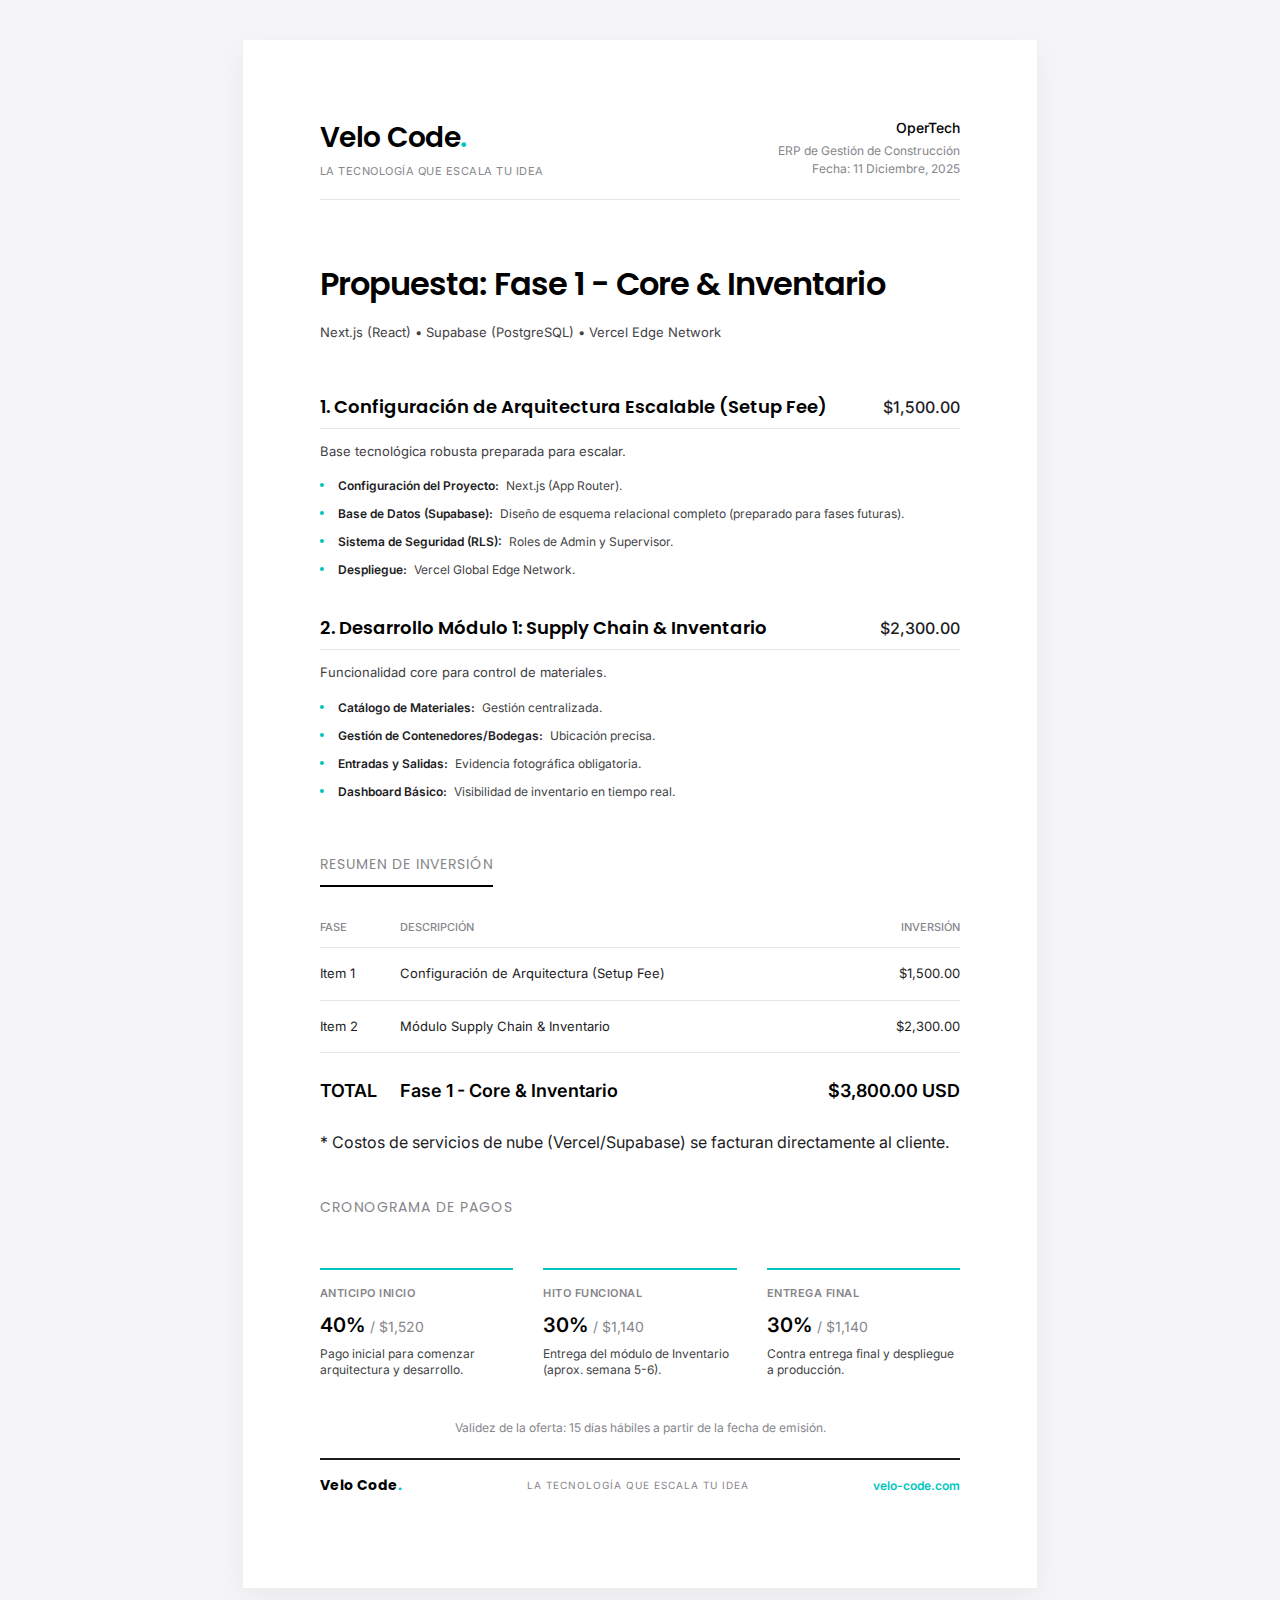
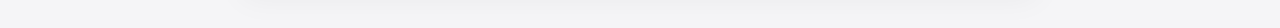
<file: cotizaciones/cotizacion_fase1_core_inventario.html>
<!DOCTYPE html>
<html lang="es">

<head>
    <meta charset="UTF-8">
    <meta name="viewport" content="width=device-width, initial-scale=1.0">
    <title>Cotización Fase 1 - OperTech</title>
    <link rel="stylesheet" href="../css/variables.css">
    <link rel="stylesheet" href="../css/quotation.css">
    <!-- Font Imports -->
    <link
        href="https://fonts.googleapis.com/css2?family=Poppins:wght@400;500;600;700&family=Inter:wght@300;400;500;600&display=swap"
        rel="stylesheet">
</head>

<body>

    <div class="page-container">
        <table style="width: 100%; border-collapse: collapse; table-layout: fixed;">
            <tbody>
                <tr>
                    <td>
                        <!-- Header -->
                        <header>
                            <div class="brand-section">
                                <h1>Velo Code<span class="dot">.</span></h1>
                                <p>La Tecnología que Escala tu Idea</p>
                            </div>
                            <div class="client-info">
                                <strong>OperTech</strong>
                                <div>ERP de Gestión de Construcción</div>
                                <div>Fecha: 11 Diciembre, 2025</div>
                            </div>
                        </header>

                        <!-- Title -->
                        <div class="proposal-title">
                            <h2>Propuesta: Fase 1 - Core & Inventario</h2>
                            <div class="project-meta">
                                Next.js (React) • Supabase (PostgreSQL) • Vercel Edge Network
                            </div>
                        </div>

                        <!-- 1. Configuración de Arquitectura Escalable (Setup Fee) -->
                        <div class="module">
                            <div class="module-header">
                                <h3>1. Configuración de Arquitectura Escalable (Setup Fee)</h3>
                                <span class="price">$1,500.00</span>
                            </div>
                            <p class="module-desc">Base tecnológica robusta preparada para escalar.</p>
                            <div class="feature-list">
                                <div class="feature-item"><strong>Configuración del Proyecto:</strong> Next.js (App
                                    Router).</div>
                                <div class="feature-item"><strong>Base de Datos (Supabase):</strong> Diseño de esquema
                                    relacional completo (preparado para fases futuras).</div>
                                <div class="feature-item"><strong>Sistema de Seguridad (RLS):</strong> Roles de Admin y
                                    Supervisor.</div>
                                <div class="feature-item"><strong>Despliegue:</strong> Vercel Global Edge Network.</div>
                            </div>
                        </div>

                        <!-- 2. Desarrollo Módulo 1: Supply Chain & Inventario -->
                        <div class="module">
                            <div class="module-header">
                                <h3>2. Desarrollo Módulo 1: Supply Chain & Inventario</h3>
                                <span class="price">$2,300.00</span>
                            </div>
                            <p class="module-desc">Funcionalidad core para control de materiales.</p>
                            <div class="feature-list">
                                <div class="feature-item"><strong>Catálogo de Materiales:</strong> Gestión centralizada.
                                </div>
                                <div class="feature-item"><strong>Gestión de Contenedores/Bodegas:</strong> Ubicación
                                    precisa.</div>
                                <div class="feature-item"><strong>Entradas y Salidas:</strong> Evidencia fotográfica
                                    obligatoria.</div>
                                <div class="feature-item"><strong>Dashboard Básico:</strong> Visibilidad de inventario
                                    en tiempo real.</div>
                            </div>
                        </div>

                        <!-- Summary -->
                        <div class="summary-section">
                            <div class="section-title">Resumen de Inversión</div>
                            <table class="summary-table">
                                <thead>
                                    <tr>
                                        <th>Fase</th>
                                        <th>Descripción</th>
                                        <th style="text-align: right;">Inversión</th>
                                    </tr>
                                </thead>
                                <tbody>
                                    <tr>
                                        <td>Item 1</td>
                                        <td>Configuración de Arquitectura (Setup Fee)</td>
                                        <td style="text-align: right;">$1,500.00</td>
                                    </tr>
                                    <tr>
                                        <td>Item 2</td>
                                        <td>Módulo Supply Chain & Inventario</td>
                                        <td style="text-align: right;">$2,300.00</td>
                                    </tr>
                                    <tr>
                                        <td>TOTAL</td>
                                        <td>Fase 1 - Core & Inventario</td>
                                        <td style="text-align: right;">$3,800.00 USD</td>
                                    </tr>
                                </tbody>
                            </table>
                            <div class="info-note" style="margin-top: 10px;">* Costos de servicios de nube
                                (Vercel/Supabase) se facturan
                                directamente al cliente.</div>
                        </div>

                        <!-- Timeline Payments (Calculated on $3,800) -->
                        <div class="timeline-section">
                            <div class="section-title" style="border-bottom: none; margin-bottom: 20px;">Cronograma de
                                Pagos</div>
                            <div class="timeline-grid">
                                <div class="timeline-item">
                                    <div class="timeline-title">Anticipo Inicio</div>
                                    <div class="timeline-amount">40% <span
                                            style="font-size:14px; color:#86868b; font-weight:400;">/
                                            $1,520</span></div>
                                    <div class="timeline-desc">Pago inicial para comenzar arquitectura y desarrollo.
                                    </div>
                                </div>
                                <div class="timeline-item">
                                    <div class="timeline-title">Hito Funcional</div>
                                    <div class="timeline-amount">30% <span
                                            style="font-size:14px; color:#86868b; font-weight:400;">/
                                            $1,140</span></div>
                                    <div class="timeline-desc">Entrega del módulo de Inventario (aprox. semana 5-6).
                                    </div>
                                </div>
                                <div class="timeline-item">
                                    <div class="timeline-title">Entrega Final</div>
                                    <div class="timeline-amount">30% <span
                                            style="font-size:14px; color:#86868b; font-weight:400;">/
                                            $1,140</span></div>
                                    <div class="timeline-desc">Contra entrega final y despliegue a producción.</div>
                                </div>
                            </div>
                        </div>

                        <!-- Validity -->
                        <div class="validity-section"
                            style="margin-top: 40px; font-size: 12px; color: #86868b; text-align: center;">
                            Validez de la oferta: 15 días hábiles a partir de la fecha de emisión.
                        </div>
                    </td>
                </tr>
            </tbody>

            <!-- Table Footer for Repeating on Every Page -->
            <tfoot>
                <tr>
                    <td style="padding-top: 20px;">
                        <div class="print-footer">
                            <div class="footer-logo">Velo Code<span style="color:#00C7BE;">.</span></div>
                            <div class="footer-slogan">La Tecnología que Escala tu Idea</div>
                            <a href="https://velo-code.com" class="footer-link">velo-code.com</a>
                        </div>
                    </td>
                </tr>
            </tfoot>
        </table>
    </div>

</body>

</html>
</file>
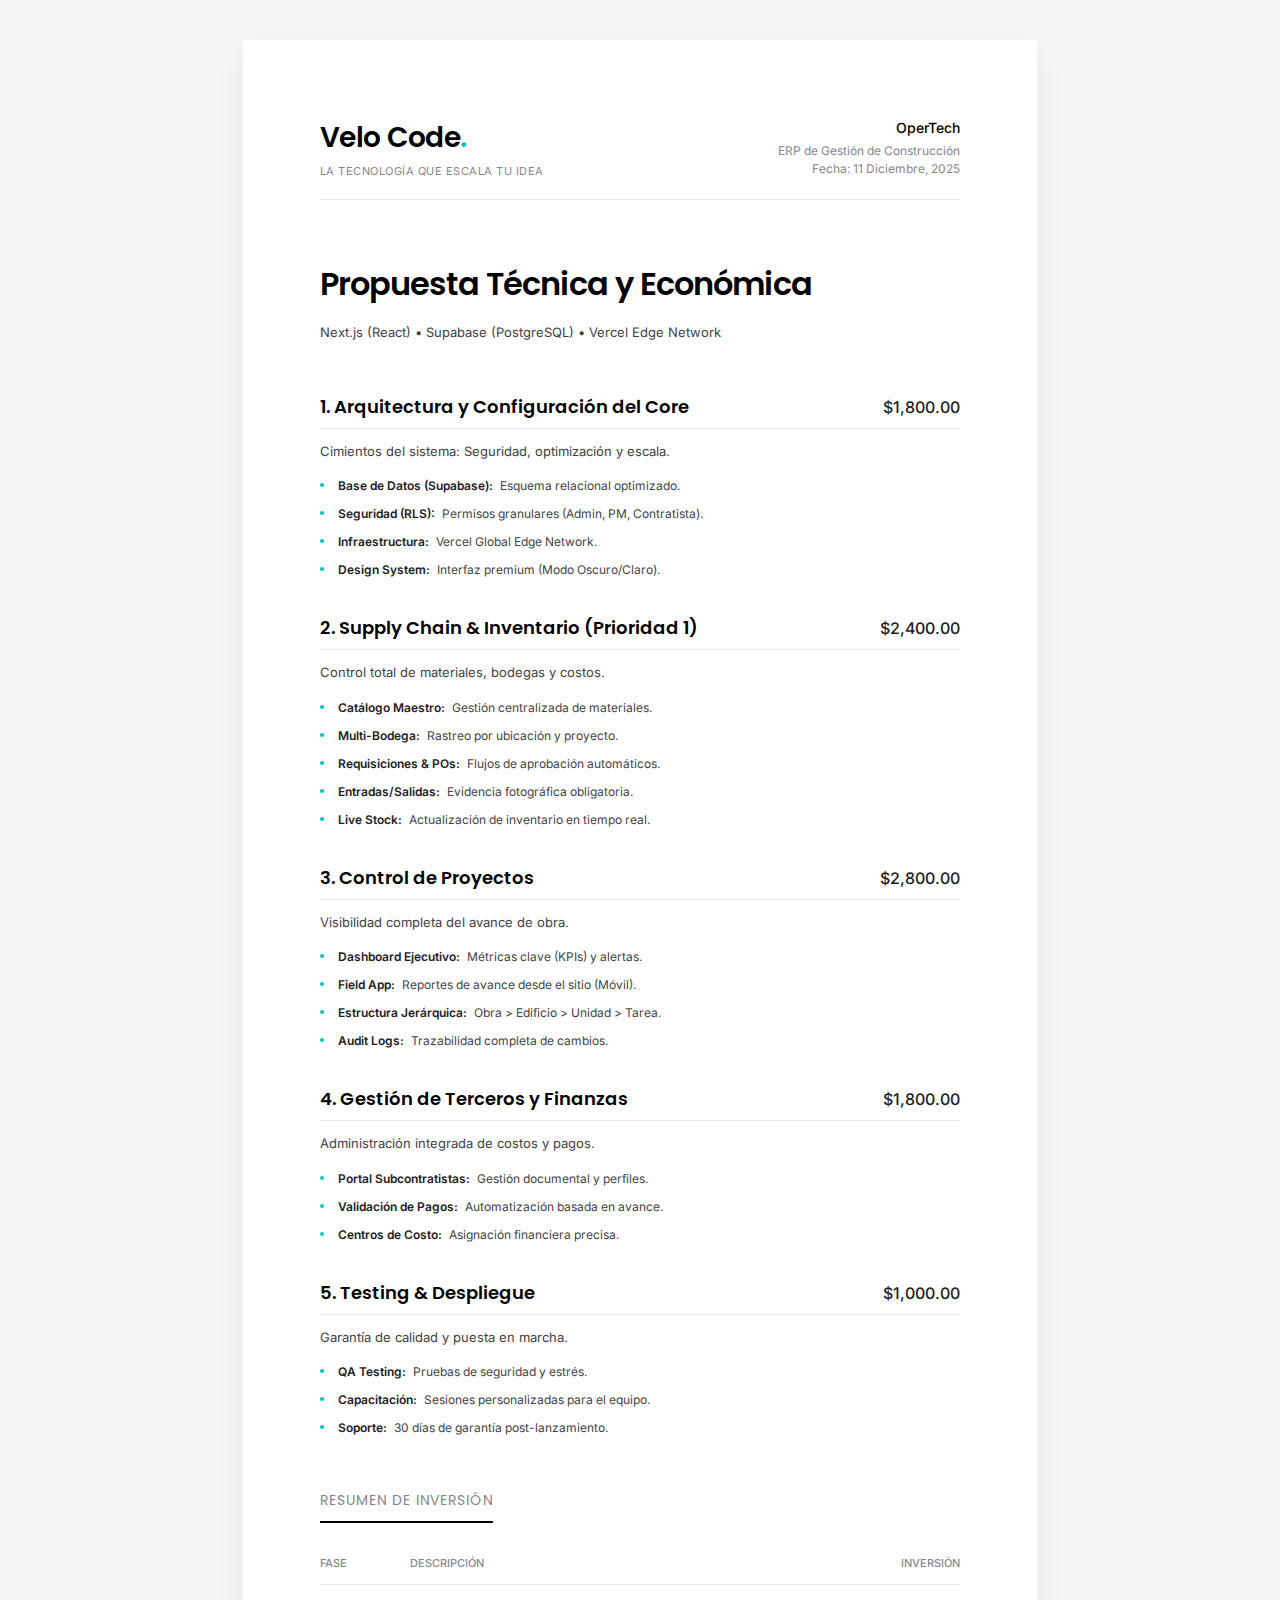
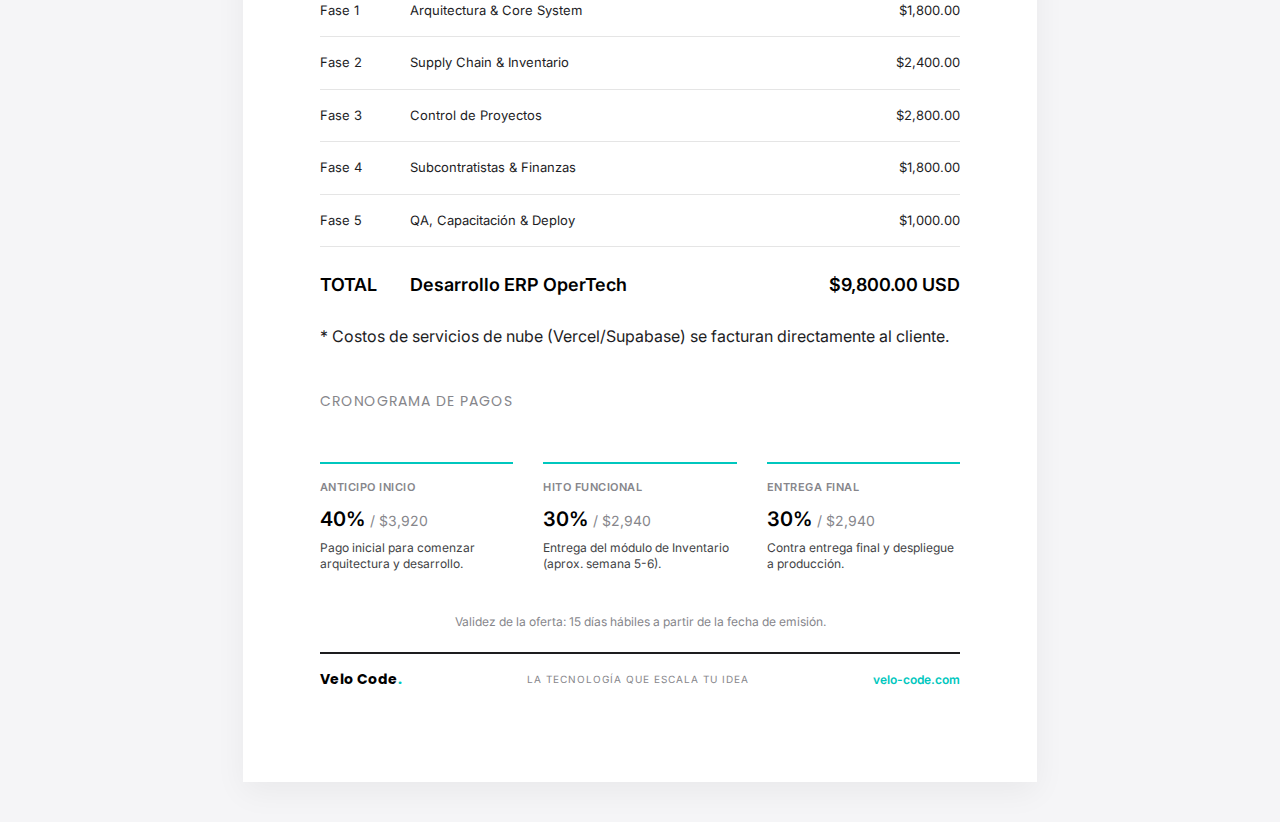
<file: cotizaciones/cotizacion_opertech.html>
<!DOCTYPE html>
<html lang="es">

<head>
    <meta charset="UTF-8">
    <meta name="viewport" content="width=device-width, initial-scale=1.0">
    <title>Cotización OperTech - Velo Code</title>
    <link rel="stylesheet" href="../css/variables.css">
    <link rel="stylesheet" href="../css/quotation.css">
    <!-- Font Imports since variables.css might rely on global import not present in print context if not careful, duplicating here for safety -->
    <link
        href="https://fonts.googleapis.com/css2?family=Poppins:wght@400;500;600;700&family=Inter:wght@300;400;500;600&display=swap"
        rel="stylesheet">
</head>

<body>

    <div class="page-container">
        <table style="width: 100%; border-collapse: collapse; table-layout: fixed;">
            <tbody>
                <tr>
                    <td>
                        <!-- Header -->
                        <header>
                            <div class="brand-section">
                                <h1>Velo Code<span class="dot">.</span></h1>
                                <p>La Tecnología que Escala tu Idea</p>
                            </div>
                            <div class="client-info">
                                <strong>OperTech</strong>
                                <div>ERP de Gestión de Construcción</div>
                                <div>Fecha: 11 Diciembre, 2025</div>
                            </div>
                        </header>

                        <!-- Title -->
                        <div class="proposal-title">
                            <h2>Propuesta Técnica y Económica</h2>
                            <div class="project-meta">
                                Next.js (React) • Supabase (PostgreSQL) • Vercel Edge Network
                            </div>
                        </div>

                        <!-- 1. Arquitectura -->
                        <div class="module">
                            <div class="module-header">
                                <h3>1. Arquitectura y Configuración del Core</h3>
                                <span class="price">$1,800.00</span>
                            </div>
                            <p class="module-desc">Cimientos del sistema: Seguridad, optimización y escala.</p>
                            <div class="feature-list">
                                <div class="feature-item"><strong>Base de Datos (Supabase):</strong> Esquema relacional
                                    optimizado.
                                </div>
                                <div class="feature-item"><strong>Seguridad (RLS):</strong> Permisos granulares (Admin,
                                    PM,
                                    Contratista).</div>
                                <div class="feature-item"><strong>Infraestructura:</strong> Vercel Global Edge Network.
                                </div>
                                <div class="feature-item"><strong>Design System:</strong> Interfaz premium (Modo
                                    Oscuro/Claro).</div>
                            </div>
                        </div>

                        <!-- 2. Supply Chain -->
                        <div class="module">
                            <div class="module-header">
                                <h3>2. Supply Chain & Inventario (Prioridad 1)</h3>
                                <span class="price">$2,400.00</span>
                            </div>
                            <p class="module-desc">Control total de materiales, bodegas y costos.</p>
                            <div class="feature-list">
                                <div class="feature-item"><strong>Catálogo Maestro:</strong> Gestión centralizada de
                                    materiales.</div>
                                <div class="feature-item"><strong>Multi-Bodega:</strong> Rastreo por ubicación y
                                    proyecto.
                                </div>
                                <div class="feature-item"><strong>Requisiciones & POs:</strong> Flujos de aprobación
                                    automáticos.</div>
                                <div class="feature-item"><strong>Entradas/Salidas:</strong> Evidencia fotográfica
                                    obligatoria.</div>
                                <div class="feature-item"><strong>Live Stock:</strong> Actualización de inventario en
                                    tiempo
                                    real.</div>
                            </div>
                        </div>

                        <!-- 3. Project Management -->
                        <div class="module">
                            <div class="module-header">
                                <h3>3. Control de Proyectos</h3>
                                <span class="price">$2,800.00</span>
                            </div>
                            <p class="module-desc">Visibilidad completa del avance de obra.</p>
                            <div class="feature-list">
                                <div class="feature-item"><strong>Dashboard Ejecutivo:</strong> Métricas clave (KPIs) y
                                    alertas.</div>
                                <div class="feature-item"><strong>Field App:</strong> Reportes de avance desde el sitio
                                    (Móvil).</div>
                                <div class="feature-item"><strong>Estructura Jerárquica:</strong> Obra > Edificio >
                                    Unidad >
                                    Tarea.
                                </div>
                                <div class="feature-item"><strong>Audit Logs:</strong> Trazabilidad completa de cambios.
                                </div>
                            </div>
                        </div>

                        <!-- 4. Finanzas -->
                        <div class="module">
                            <div class="module-header">
                                <h3>4. Gestión de Terceros y Finanzas</h3>
                                <span class="price">$1,800.00</span>
                            </div>
                            <p class="module-desc">Administración integrada de costos y pagos.</p>
                            <div class="feature-list">
                                <div class="feature-item"><strong>Portal Subcontratistas:</strong> Gestión documental y
                                    perfiles.</div>
                                <div class="feature-item"><strong>Validación de Pagos:</strong> Automatización basada en
                                    avance.</div>
                                <div class="feature-item"><strong>Centros de Costo:</strong> Asignación financiera
                                    precisa.
                                </div>
                            </div>
                        </div>

                        <!-- 5. QA & Deploy -->
                        <div class="module">
                            <div class="module-header">
                                <h3>5. Testing & Despliegue</h3>
                                <span class="price">$1,000.00</span>
                            </div>
                            <p class="module-desc">Garantía de calidad y puesta en marcha.</p>
                            <div class="feature-list">
                                <div class="feature-item"><strong>QA Testing:</strong> Pruebas de seguridad y estrés.
                                </div>
                                <div class="feature-item"><strong>Capacitación:</strong> Sesiones personalizadas para el
                                    equipo.</div>
                                <div class="feature-item"><strong>Soporte:</strong> 30 días de garantía
                                    post-lanzamiento.
                                </div>
                            </div>
                        </div>

                        <!-- Summary -->
                        <div class="summary-section">
                            <div class="section-title">Resumen de Inversión</div>
                            <table class="summary-table">
                                <thead>
                                    <tr>
                                        <th>Fase</th>
                                        <th>Descripción</th>
                                        <th style="text-align: right;">Inversión</th>
                                    </tr>
                                </thead>
                                <tbody>
                                    <tr>
                                        <td>Fase 1</td>
                                        <td>Arquitectura & Core System</td>
                                        <td style="text-align: right;">$1,800.00</td>
                                    </tr>
                                    <tr>
                                        <td>Fase 2</td>
                                        <td>Supply Chain & Inventario</td>
                                        <td style="text-align: right;">$2,400.00</td>
                                    </tr>
                                    <tr>
                                        <td>Fase 3</td>
                                        <td>Control de Proyectos</td>
                                        <td style="text-align: right;">$2,800.00</td>
                                    </tr>
                                    <tr>
                                        <td>Fase 4</td>
                                        <td>Subcontratistas & Finanzas</td>
                                        <td style="text-align: right;">$1,800.00</td>
                                    </tr>
                                    <tr>
                                        <td>Fase 5</td>
                                        <td>QA, Capacitación & Deploy</td>
                                        <td style="text-align: right;">$1,000.00</td>
                                    </tr>
                                    <tr>
                                        <td>TOTAL</td>
                                        <td>Desarrollo ERP OperTech</td>
                                        <td style="text-align: right;">$9,800.00 USD</td>
                                    </tr>
                                </tbody>
                            </table>
                            <div class="info-note" style="margin-top: 10px;">* Costos de servicios de nube
                                (Vercel/Supabase)
                                se facturan
                                directamente al cliente.</div>
                        </div>

                        <!-- Timeline Payments -->
                        <div class="timeline-section">
                            <div class="section-title" style="border-bottom: none; margin-bottom: 20px;">Cronograma de
                                Pagos
                            </div>
                            <div class="timeline-grid">
                                <div class="timeline-item">
                                    <div class="timeline-title">Anticipo Inicio</div>
                                    <div class="timeline-amount">40% <span
                                            style="font-size:14px; color:#86868b; font-weight:400;">/
                                            $3,920</span></div>
                                    <div class="timeline-desc">Pago inicial para comenzar arquitectura y desarrollo.
                                    </div>
                                </div>
                                <div class="timeline-item">
                                    <div class="timeline-title">Hito Funcional</div>
                                    <div class="timeline-amount">30% <span
                                            style="font-size:14px; color:#86868b; font-weight:400;">/
                                            $2,940</span></div>
                                    <div class="timeline-desc">Entrega del módulo de Inventario (aprox. semana 5-6).
                                    </div>
                                </div>
                                <div class="timeline-item">
                                    <div class="timeline-title">Entrega Final</div>
                                    <div class="timeline-amount">30% <span
                                            style="font-size:14px; color:#86868b; font-weight:400;">/
                                            $2,940</span></div>
                                    <div class="timeline-desc">Contra entrega final y despliegue a producción.</div>
                                </div>
                            </div>
                        </div>

                        <!-- Validity -->
                        <div class="validity-section"
                            style="margin-top: 40px; font-size: 12px; color: #86868b; text-align: center;">
                            Validez de la oferta: 15 días hábiles a partir de la fecha de emisión.
                        </div>
                    </td>
                </tr>
            </tbody>

            <!-- Table Footer for Repeating on Every Page -->
            <tfoot>
                <tr>
                    <td style="padding-top: 20px;">
                        <div class="print-footer">
                            <div class="footer-logo">Velo Code<span style="color:#00C7BE;">.</span></div>
                            <div class="footer-slogan">La Tecnología que Escala tu Idea</div>
                            <a href="https://velo-code.com" class="footer-link">velo-code.com</a>
                        </div>
                    </td>
                </tr>
            </tfoot>
        </table>

</body>

</html>
</file>
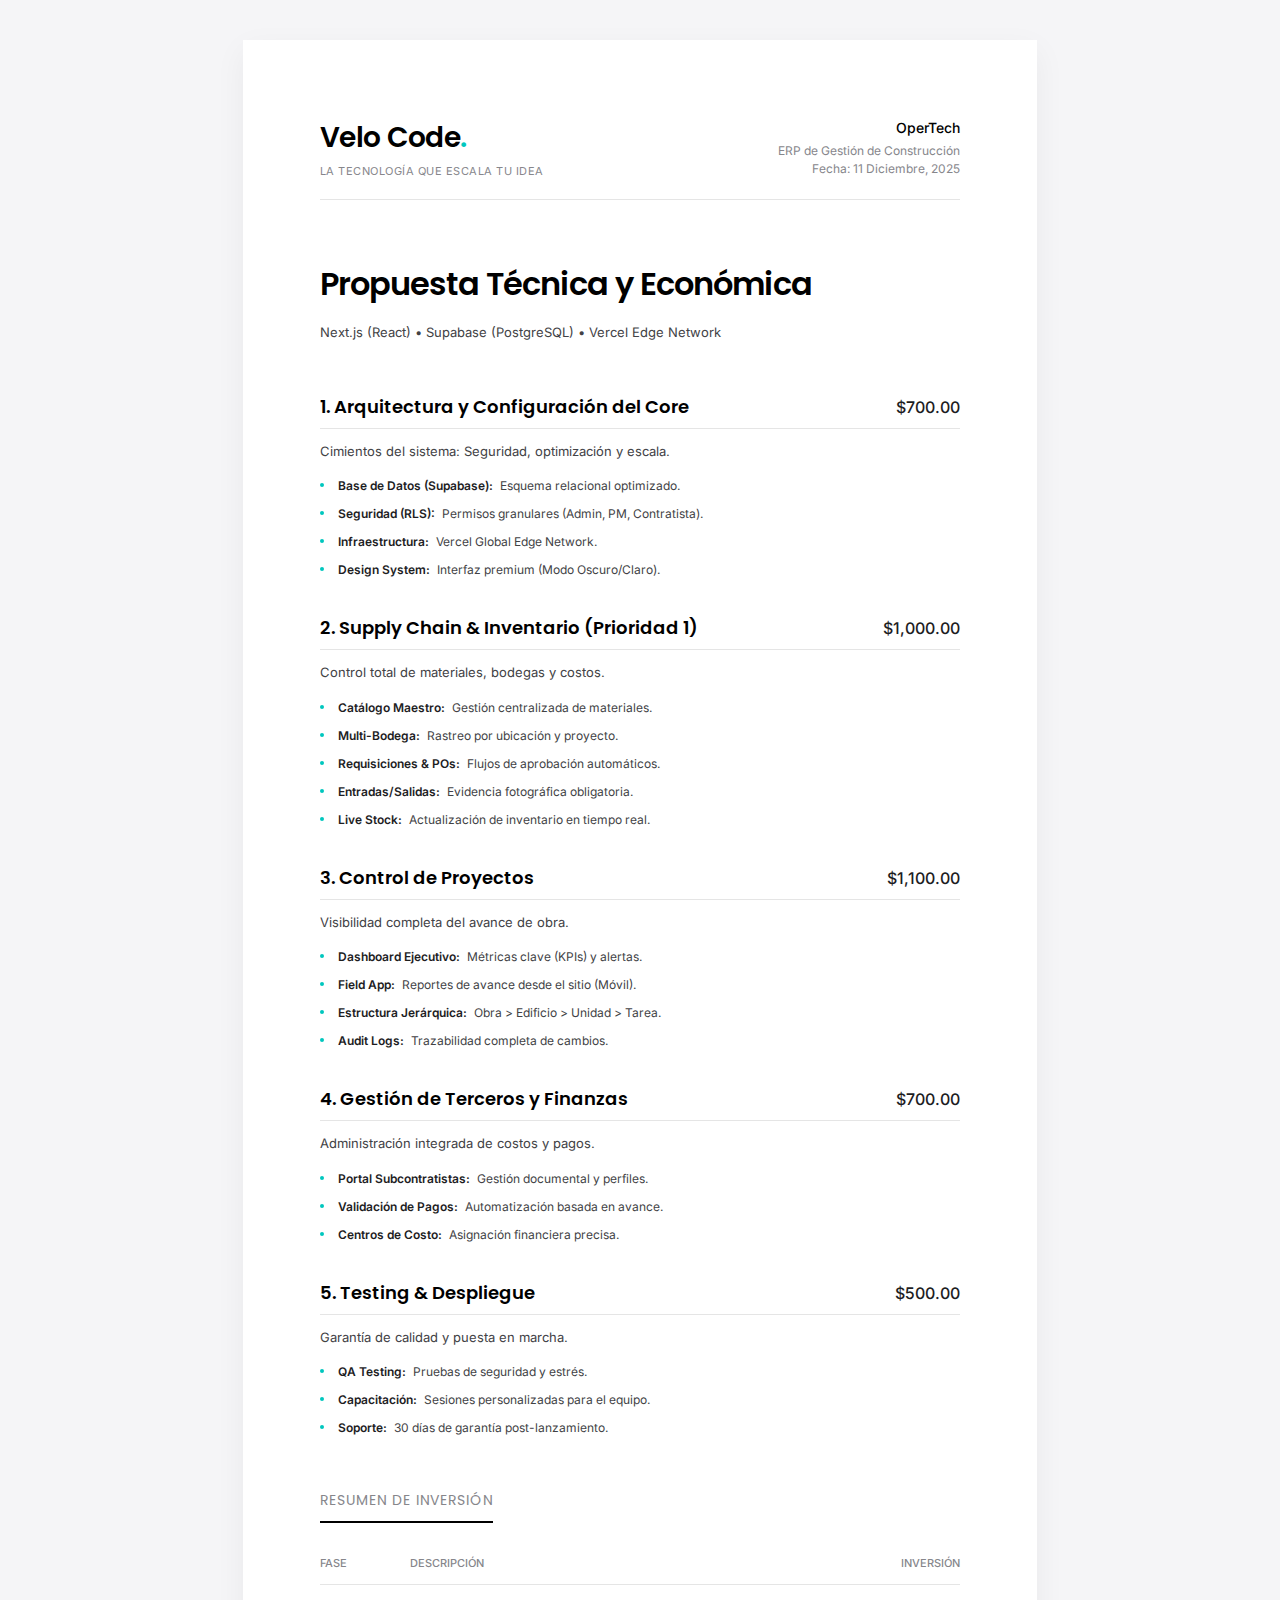
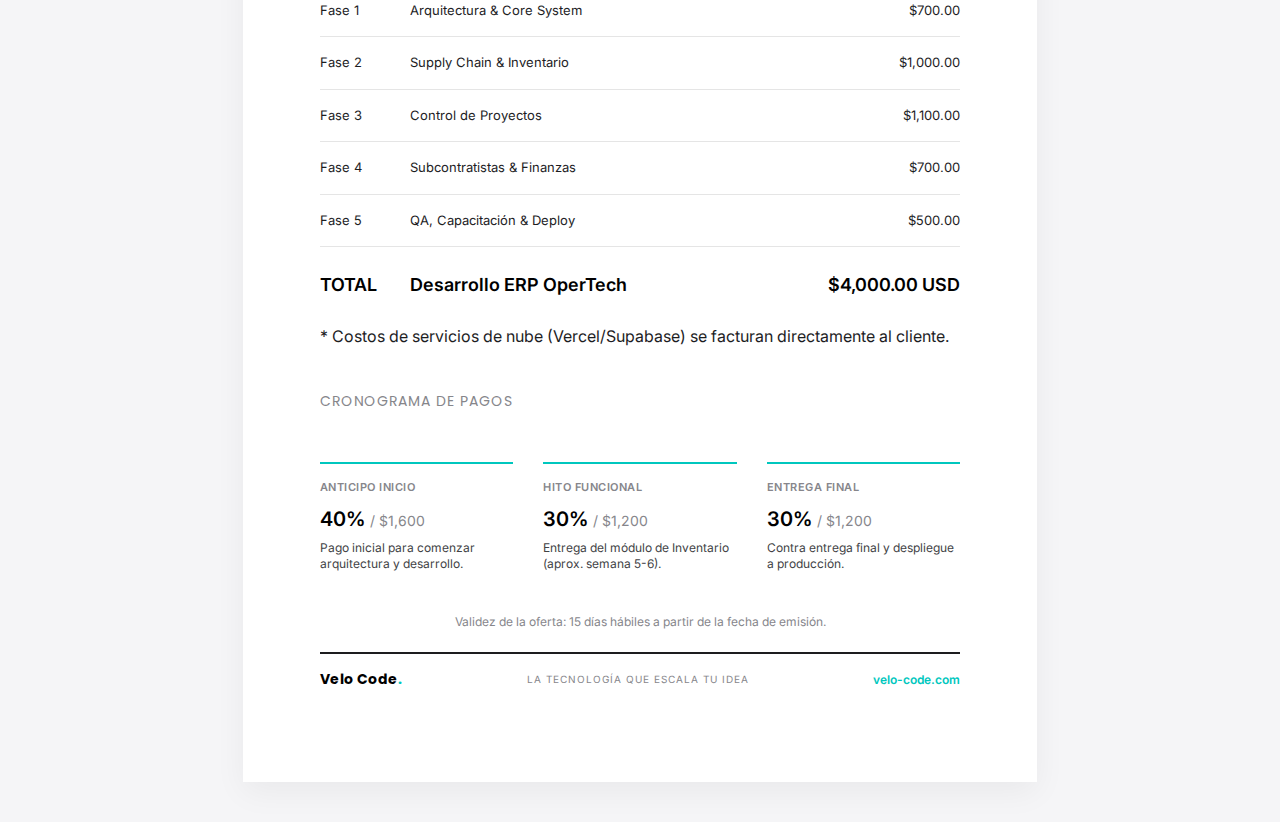
<file: cotizaciones/cotizacion_opertech_ajustada.html>
<!DOCTYPE html>
<html lang="es">

<head>
    <meta charset="UTF-8">
    <meta name="viewport" content="width=device-width, initial-scale=1.0">
    <title>Cotización OperTech - Velo Code</title>
    <link rel="stylesheet" href="../css/variables.css">
    <link rel="stylesheet" href="../css/quotation.css">
    <!-- Font Imports since variables.css might rely on global import not present in print context if not careful, duplicating here for safety -->
    <link
        href="https://fonts.googleapis.com/css2?family=Poppins:wght@400;500;600;700&family=Inter:wght@300;400;500;600&display=swap"
        rel="stylesheet">
</head>

<body>

    <div class="page-container">
        <table style="width: 100%; border-collapse: collapse; table-layout: fixed;">
            <tbody>
                <tr>
                    <td>
                        <!-- Header -->
                        <header>
                            <div class="brand-section">
                                <h1>Velo Code<span class="dot">.</span></h1>
                                <p>La Tecnología que Escala tu Idea</p>
                            </div>
                            <div class="client-info">
                                <strong>OperTech</strong>
                                <div>ERP de Gestión de Construcción</div>
                                <div>Fecha: 11 Diciembre, 2025</div>
                            </div>
                        </header>

                        <!-- Title -->
                        <div class="proposal-title">
                            <h2>Propuesta Técnica y Económica</h2>
                            <div class="project-meta">
                                Next.js (React) • Supabase (PostgreSQL) • Vercel Edge Network
                            </div>
                        </div>

                        <!-- 1. Arquitectura -->
                        <div class="module">
                            <div class="module-header">
                                <h3>1. Arquitectura y Configuración del Core</h3>
                                <span class="price">$700.00</span>
                            </div>
                            <p class="module-desc">Cimientos del sistema: Seguridad, optimización y escala.</p>
                            <div class="feature-list">
                                <div class="feature-item"><strong>Base de Datos (Supabase):</strong> Esquema relacional
                                    optimizado.
                                </div>
                                <div class="feature-item"><strong>Seguridad (RLS):</strong> Permisos granulares (Admin,
                                    PM,
                                    Contratista).</div>
                                <div class="feature-item"><strong>Infraestructura:</strong> Vercel Global Edge Network.
                                </div>
                                <div class="feature-item"><strong>Design System:</strong> Interfaz premium (Modo
                                    Oscuro/Claro).</div>
                            </div>
                        </div>

                        <!-- 2. Supply Chain -->
                        <div class="module">
                            <div class="module-header">
                                <h3>2. Supply Chain & Inventario (Prioridad 1)</h3>
                                <span class="price">$1,000.00</span>
                            </div>
                            <p class="module-desc">Control total de materiales, bodegas y costos.</p>
                            <div class="feature-list">
                                <div class="feature-item"><strong>Catálogo Maestro:</strong> Gestión centralizada de
                                    materiales.</div>
                                <div class="feature-item"><strong>Multi-Bodega:</strong> Rastreo por ubicación y
                                    proyecto.
                                </div>
                                <div class="feature-item"><strong>Requisiciones & POs:</strong> Flujos de aprobación
                                    automáticos.</div>
                                <div class="feature-item"><strong>Entradas/Salidas:</strong> Evidencia fotográfica
                                    obligatoria.</div>
                                <div class="feature-item"><strong>Live Stock:</strong> Actualización de inventario en
                                    tiempo
                                    real.</div>
                            </div>
                        </div>

                        <!-- 3. Project Management -->
                        <div class="module">
                            <div class="module-header">
                                <h3>3. Control de Proyectos</h3>
                                <span class="price">$1,100.00</span>
                            </div>
                            <p class="module-desc">Visibilidad completa del avance de obra.</p>
                            <div class="feature-list">
                                <div class="feature-item"><strong>Dashboard Ejecutivo:</strong> Métricas clave (KPIs) y
                                    alertas.</div>
                                <div class="feature-item"><strong>Field App:</strong> Reportes de avance desde el sitio
                                    (Móvil).</div>
                                <div class="feature-item"><strong>Estructura Jerárquica:</strong> Obra > Edificio >
                                    Unidad >
                                    Tarea.
                                </div>
                                <div class="feature-item"><strong>Audit Logs:</strong> Trazabilidad completa de cambios.
                                </div>
                            </div>
                        </div>

                        <!-- 4. Finanzas -->
                        <div class="module">
                            <div class="module-header">
                                <h3>4. Gestión de Terceros y Finanzas</h3>
                                <span class="price">$700.00</span>
                            </div>
                            <p class="module-desc">Administración integrada de costos y pagos.</p>
                            <div class="feature-list">
                                <div class="feature-item"><strong>Portal Subcontratistas:</strong> Gestión documental y
                                    perfiles.</div>
                                <div class="feature-item"><strong>Validación de Pagos:</strong> Automatización basada en
                                    avance.</div>
                                <div class="feature-item"><strong>Centros de Costo:</strong> Asignación financiera
                                    precisa.
                                </div>
                            </div>
                        </div>

                        <!-- 5. QA & Deploy -->
                        <div class="module">
                            <div class="module-header">
                                <h3>5. Testing & Despliegue</h3>
                                <span class="price">$500.00</span>
                            </div>
                            <p class="module-desc">Garantía de calidad y puesta en marcha.</p>
                            <div class="feature-list">
                                <div class="feature-item"><strong>QA Testing:</strong> Pruebas de seguridad y estrés.
                                </div>
                                <div class="feature-item"><strong>Capacitación:</strong> Sesiones personalizadas para el
                                    equipo.</div>
                                <div class="feature-item"><strong>Soporte:</strong> 30 días de garantía
                                    post-lanzamiento.
                                </div>
                            </div>
                        </div>

                        <!-- Summary -->
                        <div class="summary-section">
                            <div class="section-title">Resumen de Inversión</div>
                            <table class="summary-table">
                                <thead>
                                    <tr>
                                        <th>Fase</th>
                                        <th>Descripción</th>
                                        <th style="text-align: right;">Inversión</th>
                                    </tr>
                                </thead>
                                <tbody>
                                    <tr>
                                        <td>Fase 1</td>
                                        <td>Arquitectura & Core System</td>
                                        <td style="text-align: right;">$700.00</td>
                                    </tr>
                                    <tr>
                                        <td>Fase 2</td>
                                        <td>Supply Chain & Inventario</td>
                                        <td style="text-align: right;">$1,000.00</td>
                                    </tr>
                                    <tr>
                                        <td>Fase 3</td>
                                        <td>Control de Proyectos</td>
                                        <td style="text-align: right;">$1,100.00</td>
                                    </tr>
                                    <tr>
                                        <td>Fase 4</td>
                                        <td>Subcontratistas & Finanzas</td>
                                        <td style="text-align: right;">$700.00</td>
                                    </tr>
                                    <tr>
                                        <td>Fase 5</td>
                                        <td>QA, Capacitación & Deploy</td>
                                        <td style="text-align: right;">$500.00</td>
                                    </tr>
                                    <tr>
                                        <td>TOTAL</td>
                                        <td>Desarrollo ERP OperTech</td>
                                        <td style="text-align: right;">$4,000.00 USD</td>
                                    </tr>
                                </tbody>
                            </table>
                            <div class="info-note" style="margin-top: 10px;">* Costos de servicios de nube
                                (Vercel/Supabase)
                                se facturan
                                directamente al cliente.</div>
                        </div>

                        <!-- Timeline Payments -->
                        <div class="timeline-section">
                            <div class="section-title" style="border-bottom: none; margin-bottom: 20px;">Cronograma de
                                Pagos
                            </div>
                            <div class="timeline-grid">
                                <div class="timeline-item">
                                    <div class="timeline-title">Anticipo Inicio</div>
                                    <div class="timeline-amount">40% <span
                                            style="font-size:14px; color:#86868b; font-weight:400;">/
                                            $1,600</span></div>
                                    <div class="timeline-desc">Pago inicial para comenzar arquitectura y desarrollo.
                                    </div>
                                </div>
                                <div class="timeline-item">
                                    <div class="timeline-title">Hito Funcional</div>
                                    <div class="timeline-amount">30% <span
                                            style="font-size:14px; color:#86868b; font-weight:400;">/
                                            $1,200</span></div>
                                    <div class="timeline-desc">Entrega del módulo de Inventario (aprox. semana 5-6).
                                    </div>
                                </div>
                                <div class="timeline-item">
                                    <div class="timeline-title">Entrega Final</div>
                                    <div class="timeline-amount">30% <span
                                            style="font-size:14px; color:#86868b; font-weight:400;">/
                                            $1,200</span></div>
                                    <div class="timeline-desc">Contra entrega final y despliegue a producción.</div>
                                </div>
                            </div>
                        </div>

                        <!-- Validity -->
                        <div class="validity-section"
                            style="margin-top: 40px; font-size: 12px; color: #86868b; text-align: center;">
                            Validez de la oferta: 15 días hábiles a partir de la fecha de emisión.
                        </div>
                    </td>
                </tr>
            </tbody>

            <!-- Table Footer for Repeating on Every Page -->
            <tfoot>
                <tr>
                    <td style="padding-top: 20px;">
                        <div class="print-footer">
                            <div class="footer-logo">Velo Code<span style="color:#00C7BE;">.</span></div>
                            <div class="footer-slogan">La Tecnología que Escala tu Idea</div>
                            <a href="https://velo-code.com" class="footer-link">velo-code.com</a>
                        </div>
                    </td>
                </tr>
            </tfoot>
        </table>

</body>

</html>
</file>
<file: css/variables.css>
/* Font Imports */
@import url('https://fonts.googleapis.com/css2?family=Poppins:wght@400;500;600;700&family=Inter:wght@300;400;500;600&display=swap');

:root {
    /* === LIGHT MODE (Default) === */
    /* Backgrounds */
    --color-bg-dark: #F5F5F7;
    /* Off-white body for contrast */
    --color-bg-subtle: #FFFFFF;
    /* Pure white for cards */
    --color-surface-glass: rgba(255, 255, 255, 0.8);

    /* Borders */
    --color-border-subtle: rgba(0, 0, 0, 0.1);
    --color-border-hover: rgba(0, 0, 0, 0.2);

    /* Text */
    --color-white: #000000;
    /* Main text is Black */
    --color-text-secondary: #515155;
    /* Dark Gray for readability */
    --color-text-inverse: #FFFFFF;
    /* Text on dark buttons */

    /* Accents (Darker for Light Mode visibility) */
    --color-accent-blue: #0071E3;
    --color-accent-violet: #8944AB;
    --color-accent-green: #00C7BE;
    /* Teal/Green that pops on white */

    /* Gradients */
    --gradient-logo: linear-gradient(135deg, #0071E3, #8944AB);
    --gradient-text: linear-gradient(90deg, #1D1D1F, #434344);
    --gradient-hero: radial-gradient(circle at 50% 50%, #FFFFFF 0%, #F0F2F5 70%);
    /* Light Hero */
    --gradient-glow: radial-gradient(circle, rgba(0, 113, 227, 0.15) 0%, rgba(255, 255, 255, 0) 70%);

    /* Other Tokens */
    --font-heading: 'Poppins', sans-serif;
    --font-body: 'Inter', sans-serif;

    --spacing-xs: 0.5rem;
    --spacing-sm: 1rem;
    --spacing-md: 2rem;
    --spacing-lg: 5rem;
    --spacing-xl: 10rem;

    --radius-sm: 8px;
    --radius-md: 16px;
    --radius-lg: 32px;

    --glass-bg: rgba(255, 255, 255, 0.85);
    /* Frosty white */
    --glass-border: 1px solid rgba(0, 0, 0, 0.08);
    --glass-shadow: 0 4px 20px rgba(0, 0, 0, 0.05);
    /* Soft shadow */

    --transition-fast: 0.2s cubic-bezier(0.25, 0.46, 0.45, 0.94);
    --transition-normal: 0.4s cubic-bezier(0.25, 0.46, 0.45, 0.94);
}

/* === DARK MODE (System Preference) === */
@media (prefers-color-scheme: dark) {
    :root {
        /* Backgrounds */
        --color-bg-dark: #000000;
        /* Pure Black Body */
        --color-bg-subtle: #1c1c1e;
        /* Dark Gray Cards */
        --color-surface-glass: rgba(255, 255, 255, 0.08);

        /* Borders */
        --color-border-subtle: rgba(255, 255, 255, 0.15);
        /* Stronger border */
        --color-border-hover: rgba(255, 255, 255, 0.3);

        /* Text */
        --color-white: #FFFFFF;
        /* Main text is White */
        --color-text-secondary: #A1A1A6;
        /* Light Gray */
        --color-text-inverse: #000000;

        /* Accents (Neon for Dark Mode) */
        --color-accent-green: #30D158;
        --color-accent-blue: #0A84FF;
        --color-accent-violet: #BF5AF2;

        /* Gradients */
        --gradient-text: linear-gradient(90deg, #FFFFFF, #B0B0B0);
        --gradient-hero: radial-gradient(circle at 50% 50%, #1c1c1e 0%, #000000 70%);
        /* Dark Hero */
        --gradient-glow: radial-gradient(circle, rgba(255, 255, 255, 0.1) 0%, rgba(0, 0, 0, 0) 70%);

        --glass-bg: rgba(28, 28, 30, 0.6);
        /* Translucent dark gray */
        --glass-border: 1px solid rgba(255, 255, 255, 0.12);
        --glass-shadow: 0 4px 30px rgba(0, 0, 0, 0.5);
        /* Deep shadow */
    }
}
</file>
<file: css/quotation.css>
@import url('variables.css');
@media print {
    @page {
        margin: 20mm;
        /* Standard print margin */
        size: A4;
    }

    body {
        -webkit-print-color-adjust: exact !important;
        print-color-adjust: exact !important;
        background-color: white;
    }

    .page-container {
        width: 100% !important;
        box-shadow: none !important;
        margin: 0 !important;
        padding: 0 !important;
        /* Let @page handle margins */
    }
}

body {
    font-family: var(--font-body, 'Inter', sans-serif);
    background-color: #f5f5f7;
    /* Light gray for screen context */
    margin: 0;
    padding: 40px 0;
    color: #1d1d1f;
    /* Apple-like dark gray */
    line-height: 1.5;
}

.page-container {
    width: 210mm;
    /* A4 width */
    min-height: 297mm;
    /* A4 height */
    background: white;
    margin: 0 auto;
    padding: 20mm;
    /* Visual margin on screen matching print */
    box-shadow: 0 10px 30px rgba(0, 0, 0, 0.05);
    /* Softer shadow */
    box-sizing: border-box;
    position: relative;
    /* overflow: hidden removed to allowing printing fixed elements correctly */
}

/* Header */
header {
    display: flex;
    justify-content: space-between;
    align-items: flex-start;
    margin-bottom: 60px;
    padding-bottom: 20px;
    border-bottom: 1px solid #e5e5e5;
}

.brand-section h1 {
    font-family: var(--font-heading, 'Poppins', sans-serif);
    font-size: 28px;
    font-weight: 600;
    margin: 0;
    color: #000000;
    /* Pure black logo */
    letter-spacing: -0.5px;
}

.brand-section .dot {
    color: #00C7BE;
    /* Velo Code Green Accent */
}

.brand-section p {
    font-size: 11px;
    color: #86868b;
    margin: 4px 0 0 0;
    letter-spacing: 0.5px;
    text-transform: uppercase;
}

.client-info {
    text-align: right;
    font-size: 12px;
    color: #86868b;
}

.client-info strong {
    display: block;
    color: #000;
    font-size: 14px;
    font-weight: 500;
    margin-bottom: 4px;
}

/* Proposal Title */
.proposal-title {
    margin-bottom: 50px;
}

.proposal-title h2 {
    font-family: var(--font-heading, 'Poppins', sans-serif);
    font-size: 32px;
    font-weight: 600;
    color: #000;
    margin: 0 0 15px 0;
    letter-spacing: -1px;
}

.proposal-title .project-meta {
    font-size: 13px;
    color: #424245;
    /* Dark gray */
}

/* Modules */
.module {
    margin-bottom: 35px;
    page-break-inside: avoid;
}

.module-header {
    display: flex;
    justify-content: space-between;
    align-items: baseline;
    margin-bottom: 12px;
    border-bottom: 1px solid #e5e5e5;
    padding-bottom: 8px;
}

.module-header h3 {
    margin: 0;
    font-size: 18px;
    font-weight: 600;
    color: #000;
    font-family: var(--font-heading, 'Poppins', sans-serif);
}

.module-header .price {
    font-weight: 500;
    color: #1d1d1f;
    font-size: 16px;
}

.module-desc {
    font-size: 13px;
    margin-bottom: 16px;
    color: #424245;
}

.feature-list {
    list-style: none;
    padding: 0;
    margin: 0;
    display: grid;
    grid-template-columns: 1fr;
    gap: 10px;
}

.feature-item {
    font-size: 12px;
    padding-left: 18px;
    position: relative;
    color: #424245;
}

.feature-item::before {
    content: "";
    position: absolute;
    left: 0;
    top: 6px;
    width: 4px;
    height: 4px;
    background-color: #00C7BE;
    /* Green dot bullet */
    border-radius: 50%;
}

.feature-item strong {
    color: #1d1d1f;
    font-weight: 600;
    margin-right: 4px;
}

/* Summary Table */
.summary-section {
    margin-top: 50px;
    page-break-inside: avoid;
}

.section-title {
    font-family: var(--font-heading, 'Poppins', sans-serif);
    font-size: 14px;
    text-transform: uppercase;
    letter-spacing: 1px;
    color: #86868b;
    margin-bottom: 20px;
    border-bottom: 2px solid #000;
    padding-bottom: 10px;
    display: inline-block;
}

.summary-table {
    width: 100%;
    border-collapse: collapse;
    font-size: 13px;
}

.summary-table th {
    text-align: left;
    padding: 12px 0;
    color: #86868b;
    font-weight: 500;
    border-bottom: 1px solid #e5e5e5;
    font-size: 11px;
    text-transform: uppercase;
}

.summary-table td {
    padding: 16px 0;
    border-bottom: 1px solid #e5e5e5;
    color: #1d1d1f;
}

.summary-table tr:last-child td {
    border-bottom: none;
    font-weight: 600;
    font-size: 18px;
    color: #000;
    padding-top: 24px;
}

/* Timeline */
.timeline-section {
    margin-top: 40px;
    page-break-inside: avoid;
}

.timeline-grid {
    display: grid;
    grid-template-columns: repeat(3, 1fr);
    gap: 30px;
    margin-top: 20px;
}

.timeline-item {
    padding-top: 15px;
    border-top: 2px solid #00C7BE;
}

.timeline-title {
    font-size: 11px;
    text-transform: uppercase;
    color: #86868b;
    letter-spacing: 0.5px;
    margin-bottom: 8px;
    font-weight: 600;
}

.timeline-amount {
    font-size: 20px;
    font-weight: 600;
    color: #000;
    margin-bottom: 6px;
}

.timeline-desc {
    font-size: 12px;
    line-height: 1.4;
    color: #424245;
}

/* Footer */
footer {
    display: none;
}

/* Print-specific TABLE footer */
.print-footer {
    width: 100%;
    padding: 15px 0;
    /* Vertical padding */
    border-top: 2px solid #1d1d1f;
    display: flex;
    justify-content: space-between;
    align-items: center;
    background: white;
}

@media print {
    tfoot {
        display: table-footer-group;
    }

    .print-footer {
        width: 100%;
        /* Ensure no breaks inside the footer itself */
        page-break-inside: avoid;
    }
}

.print-footer .footer-logo {
    font-family: var(--font-heading, 'Poppins', sans-serif);
    font-weight: 700;
    font-size: 14px;
    color: #000;
}

.print-footer .footer-slogan {
    font-size: 10px;
    letter-spacing: 1px;
    text-transform: uppercase;
    color: #86868b;
}

.print-footer .footer-link {
    color: #00C7BE;
    font-weight: 600;
    font-size: 12px;
    text-decoration: none;
}

/* Spacer to prevent content from overlapping fixed footer on last page */
.footer-spacer {
    height: 80px;
}
</file>
